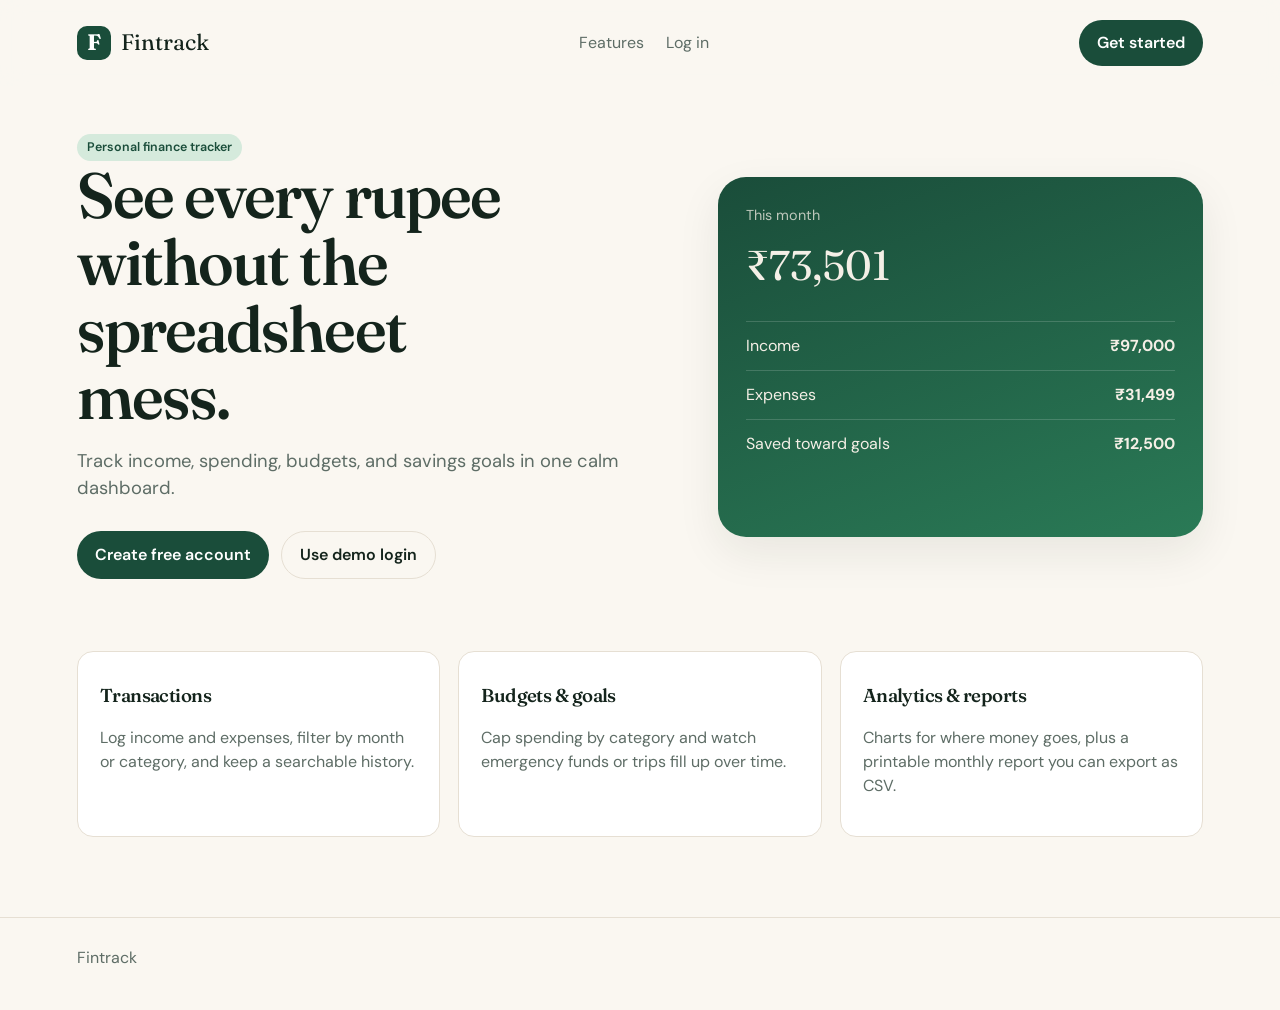
<file: frontend/index.html>
<!DOCTYPE html>
<html lang="en">
<head>
  <meta charset="UTF-8" />
  <meta name="viewport" content="width=device-width, initial-scale=1.0" />
  <title>Fintrack — Personal finance, clearly</title>
  <link rel="preconnect" href="https://fonts.googleapis.com" />
  <link rel="preconnect" href="https://fonts.gstatic.com" crossorigin />
  <link href="https://fonts.googleapis.com/css2?family=DM+Sans:wght@400;600;700&family=Fraunces:opsz,wght@9..144,560;9..144,700&display=swap" rel="stylesheet" />
  <link rel="stylesheet" href="css/style.css" />
  <link rel="stylesheet" href="css/responsive.css" />
</head>
<body>
  <header class="site-header">
    <a class="brand" href="index.html"><span class="brand-mark">F</span> Fintrack</a>
    <nav class="nav-links">
      <a href="#features">Features</a>
      <a href="login.html">Log in</a>
    </nav>
    <a class="btn btn-primary" href="register.html">Get started</a>
  </header>

  <section class="hero">
    <div>
      <span class="chip">Personal finance tracker</span>
      <h1>See every rupee without the spreadsheet mess.</h1>
      <p class="lead">Track income, spending, budgets, and savings goals in one calm dashboard.</p>
      <div class="hero-actions">
        <a class="btn btn-primary" href="register.html">Create free account</a>
        <a class="btn btn-ghost" href="login.html">Use demo login</a>
      </div>
    </div>
    <aside class="hero-card">
      <div class="label">This month</div>
      <div class="balance">₹73,501</div>
      <div class="mini-row"><span>Income</span><strong>₹97,000</strong></div>
      <div class="mini-row"><span>Expenses</span><strong>₹31,499</strong></div>
      <div class="mini-row"><span>Saved toward goals</span><strong>₹12,500</strong></div>
    </aside>
  </section>

  <section class="features" id="features">
    <article class="feature">
      <h3>Transactions</h3>
      <p class="muted">Log income and expenses, filter by month or category, and keep a searchable history.</p>
    </article>
    <article class="feature">
      <h3>Budgets & goals</h3>
      <p class="muted">Cap spending by category and watch emergency funds or trips fill up over time.</p>
    </article>
    <article class="feature">
      <h3>Analytics & reports</h3>
      <p class="muted">Charts for where money goes, plus a printable monthly report you can export as CSV.</p>
    </article>
  </section>

  <footer class="site-footer">Fintrack</footer>
</body>
</html>
</file>
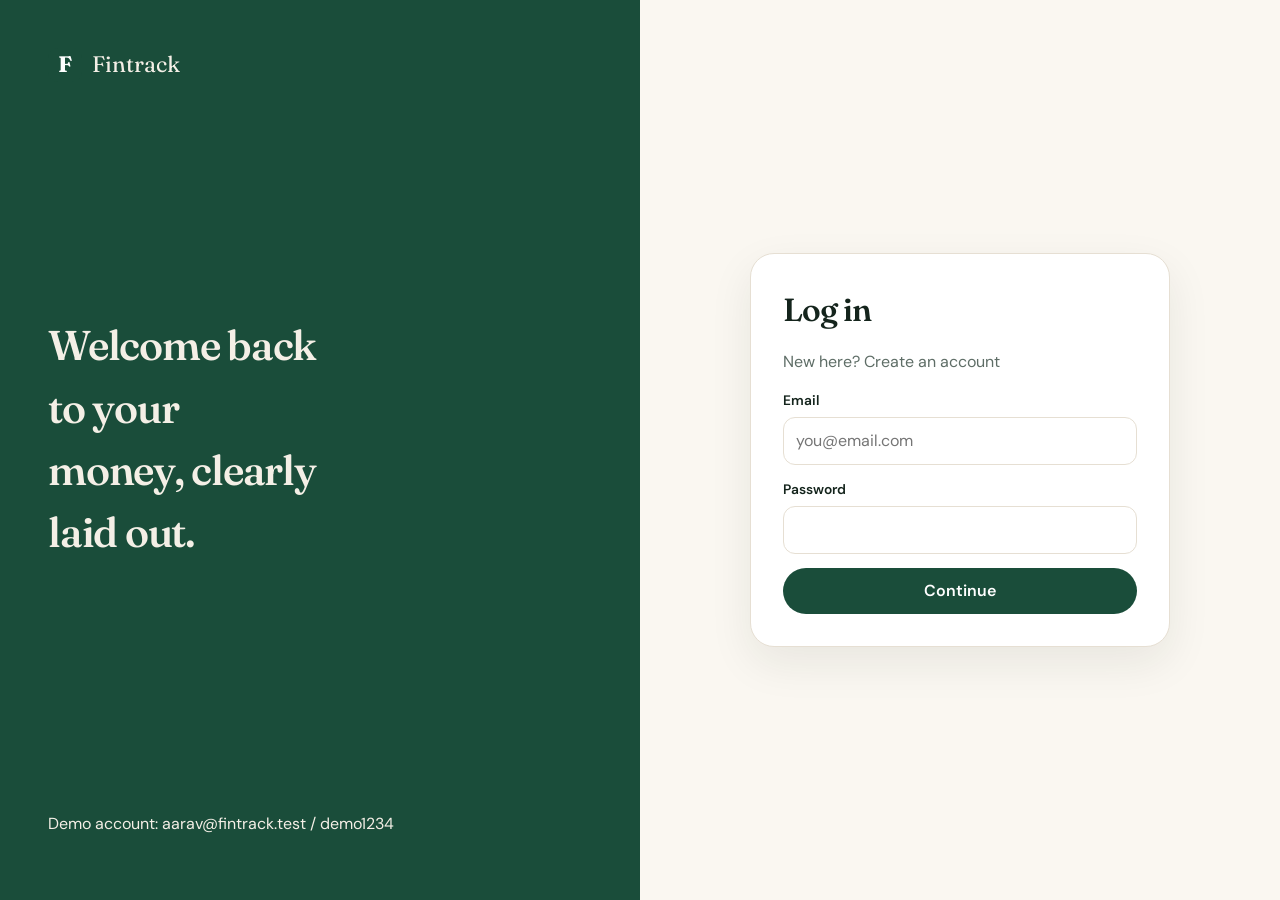
<file: frontend/budget.html>
<!DOCTYPE html>
<html lang="en">
<head>
  <meta charset="UTF-8" />
  <meta name="viewport" content="width=device-width, initial-scale=1.0" />
  <title>Budget · Fintrack</title>
  <link rel="preconnect" href="https://fonts.googleapis.com" />
  <link rel="preconnect" href="https://fonts.gstatic.com" crossorigin />
  <link href="https://fonts.googleapis.com/css2?family=DM+Sans:wght@400;600;700&family=Fraunces:opsz,wght@9..144,560&display=swap" rel="stylesheet" />
  <link rel="stylesheet" href="css/style.css" />
  <link rel="stylesheet" href="css/dashboard.css" />
  <link rel="stylesheet" href="css/responsive.css" />
</head>
<body>
  <button class="menu-toggle" id="menuToggle">Menu</button>
  <div class="app-shell">
    <aside class="sidebar">
      <a class="brand" href="dashboard.html"><span class="brand-mark">F</span> Fintrack</a>
      <nav>
        <a href="dashboard.html">Dashboard</a>
        <a href="transactions.html">Transactions</a>
        <a href="budget.html">Budget</a>
        <a href="goals.html">Goals</a>
        <a href="analytics.html">Analytics</a>
        <a href="reports.html">Reports</a>
      </nav>
      <div class="sidebar-foot">
        <strong id="userName">Account</strong>
        <button class="btn btn-ghost btn-sm" id="logoutBtn" style="margin-top:8px;color:#fff;border-color:rgba(255,255,255,.2)">Log out</button>
      </div>
    </aside>
    <main class="app-main">
      <div class="page-head">
        <div>
          <p class="muted">Limits</p>
          <h1>Monthly budget</h1>
        </div>
        <input type="month" id="budgetMonth" />
      </div>
      <section class="grid-2">
        <div class="panel">
          <h2>Category caps</h2>
          <div id="budgetList"></div>
        </div>
        <form class="panel" id="budgetForm">
          <h2>Set or update a budget</h2>
          <div class="form-group">
            <label for="budgetCategory">Category</label>
            <select id="budgetCategory"></select>
          </div>
          <div class="form-group">
            <label for="budgetLimit">Limit (INR)</label>
            <input id="budgetLimit" type="number" min="1" required />
          </div>
          <button class="btn btn-primary" type="submit">Save budget</button>
        </form>
      </section>
    </main>
  </div>
  <script src="js/api.js"></script>
  <script src="js/auth.js"></script>
  <script src="js/budget.js"></script>
</body>
</html>
</file>
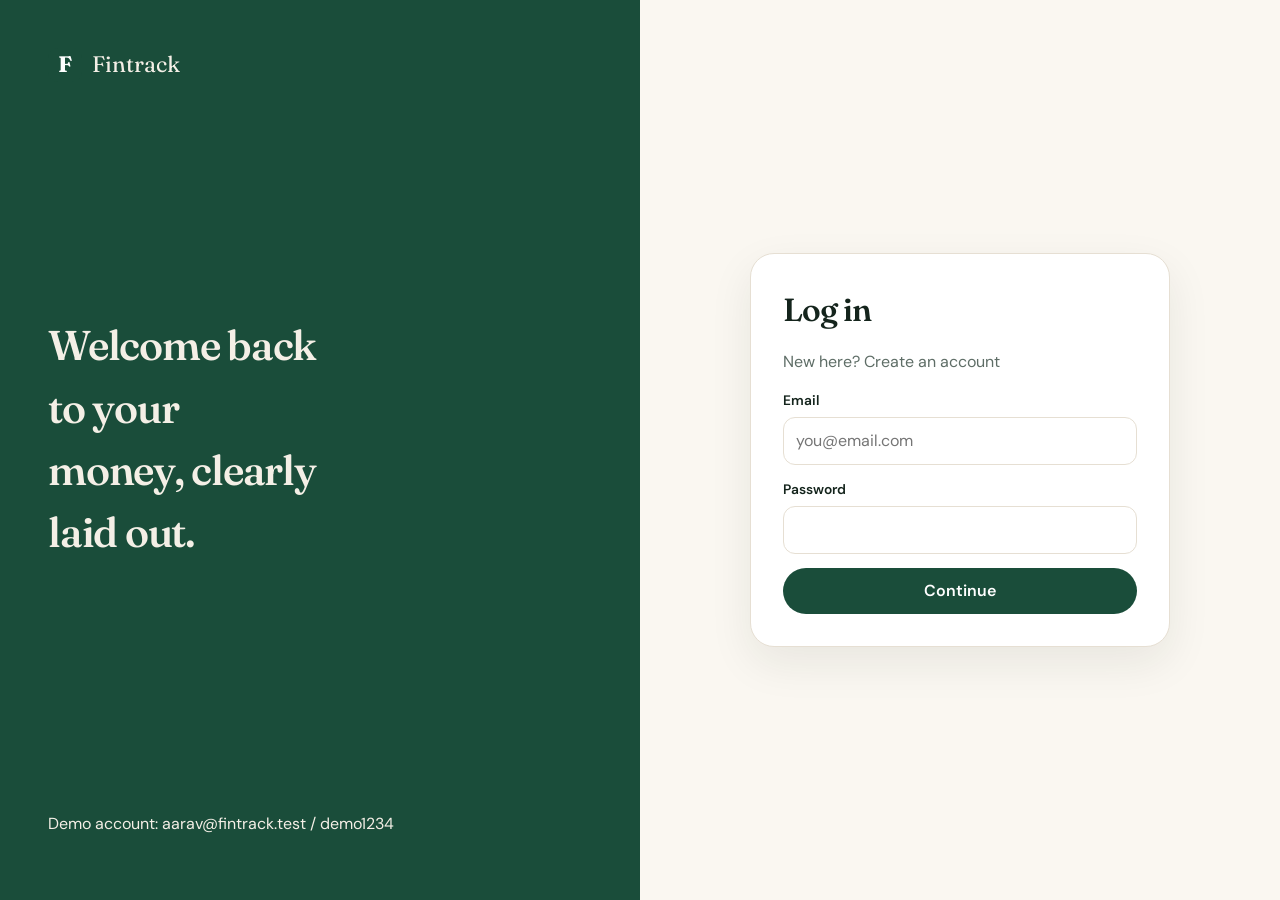
<file: frontend/dashboard.html>
<!DOCTYPE html>
<html lang="en">
<head>
  <meta charset="UTF-8" />
  <meta name="viewport" content="width=device-width, initial-scale=1.0" />
  <title>Dashboard · Fintrack</title>
  <link rel="preconnect" href="https://fonts.googleapis.com" />
  <link rel="preconnect" href="https://fonts.gstatic.com" crossorigin />
  <link href="https://fonts.googleapis.com/css2?family=DM+Sans:wght@400;600;700&family=Fraunces:opsz,wght@9..144,560&display=swap" rel="stylesheet" />
  <link rel="stylesheet" href="css/style.css" />
  <link rel="stylesheet" href="css/dashboard.css" />
  <link rel="stylesheet" href="css/responsive.css" />
</head>
<body>
  <button class="menu-toggle" id="menuToggle">Menu</button>
  <div class="app-shell">
    <aside class="sidebar">
      <a class="brand" href="dashboard.html"><span class="brand-mark">F</span> Fintrack</a>
      <nav>
        <a href="dashboard.html">Dashboard</a>
        <a href="transactions.html">Transactions</a>
        <a href="budget.html">Budget</a>
        <a href="goals.html">Goals</a>
        <a href="analytics.html">Analytics</a>
        <a href="reports.html">Reports</a>
      </nav>
      <div class="sidebar-foot">
        <strong id="userName">Account</strong>
        <button class="btn btn-ghost btn-sm" id="logoutBtn" style="margin-top:8px;color:#fff;border-color:rgba(255,255,255,.2)">Log out</button>
      </div>
    </aside>
    <main class="app-main">
      <div class="page-head">
        <div>
          <p class="muted">Overview</p>
          <h1>Dashboard</h1>
        </div>
        <a class="btn btn-primary" href="transactions.html">Add transaction</a>
      </div>
      <section class="stat-grid">
        <article class="stat-card"><div class="label">Income this month</div><div class="value" id="statIncome">—</div></article>
        <article class="stat-card"><div class="label">Expenses this month</div><div class="value" id="statExpense">—</div></article>
        <article class="stat-card"><div class="label">Net balance</div><div class="value" id="statBalance">—</div></article>
        <article class="stat-card"><div class="label">Savings rate</div><div class="value" id="statSave">—</div></article>
      </section>
      <section class="grid-2">
        <div class="panel">
          <h2>Recent transactions</h2>
          <div class="table-wrap">
            <table class="data">
              <thead><tr><th>Date</th><th>Note</th><th>Category</th><th>Amount</th></tr></thead>
              <tbody id="recentTx"></tbody>
            </table>
          </div>
        </div>
        <div>
          <div class="panel" style="margin-bottom:16px">
            <h2>Budgets</h2>
            <div id="budgetPreview"></div>
          </div>
          <div class="panel">
            <h2>Goals</h2>
            <div id="goalPreview"></div>
          </div>
        </div>
      </section>
    </main>
  </div>
  <script src="js/api.js"></script>
  <script src="js/auth.js"></script>
  <script src="js/dashboard.js"></script>
</body>
</html>
</file>
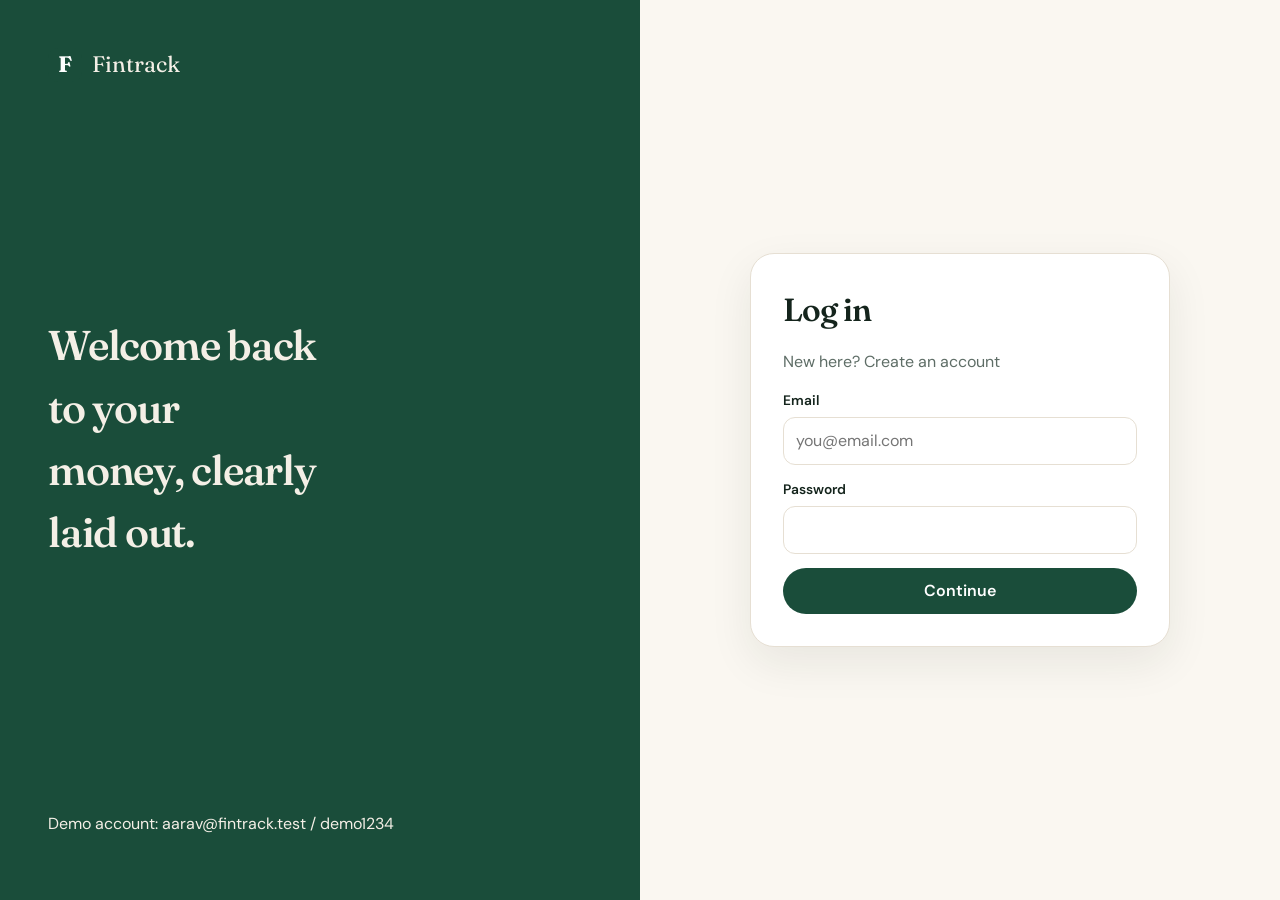
<file: frontend/goals.html>
<!DOCTYPE html>
<html lang="en">
<head>
  <meta charset="UTF-8" />
  <meta name="viewport" content="width=device-width, initial-scale=1.0" />
  <title>Goals · Fintrack</title>
  <link rel="preconnect" href="https://fonts.googleapis.com" />
  <link rel="preconnect" href="https://fonts.gstatic.com" crossorigin />
  <link href="https://fonts.googleapis.com/css2?family=DM+Sans:wght@400;600;700&family=Fraunces:opsz,wght@9..144,560&display=swap" rel="stylesheet" />
  <link rel="stylesheet" href="css/style.css" />
  <link rel="stylesheet" href="css/dashboard.css" />
  <link rel="stylesheet" href="css/responsive.css" />
</head>
<body>
  <button class="menu-toggle" id="menuToggle">Menu</button>
  <div class="app-shell">
    <aside class="sidebar">
      <a class="brand" href="dashboard.html"><span class="brand-mark">F</span> Fintrack</a>
      <nav>
        <a href="dashboard.html">Dashboard</a>
        <a href="transactions.html">Transactions</a>
        <a href="budget.html">Budget</a>
        <a href="goals.html">Goals</a>
        <a href="analytics.html">Analytics</a>
        <a href="reports.html">Reports</a>
      </nav>
      <div class="sidebar-foot">
        <strong id="userName">Account</strong>
        <button class="btn btn-ghost btn-sm" id="logoutBtn" style="margin-top:8px;color:#fff;border-color:rgba(255,255,255,.2)">Log out</button>
      </div>
    </aside>
    <main class="app-main">
      <div class="page-head">
        <div>
          <p class="muted">Save toward something</p>
          <h1>Goals</h1>
        </div>
      </div>
      <section class="grid-2">
        <form class="panel" id="goalForm">
          <h2>New goal</h2>
          <div class="form-group">
            <label for="goalName">Name</label>
            <input id="goalName" required placeholder="Emergency fund" />
          </div>
          <div class="form-group">
            <label for="goalTarget">Target (INR)</label>
            <input id="goalTarget" type="number" min="1" required />
          </div>
          <div class="form-row">
            <div class="form-group">
              <label for="goalSaved">Already saved</label>
              <input id="goalSaved" type="number" min="0" value="0" />
            </div>
            <div class="form-group">
              <label for="goalDeadline">Deadline</label>
              <input id="goalDeadline" type="date" />
            </div>
          </div>
          <button class="btn btn-primary" type="submit">Create goal</button>
        </form>
        <div class="panel">
          <h2>Your goals</h2>
          <div id="goalList"></div>
        </div>
      </section>
    </main>
  </div>
  <script src="js/api.js"></script>
  <script src="js/auth.js"></script>
  <script src="js/goals.js"></script>
</body>
</html>
</file>
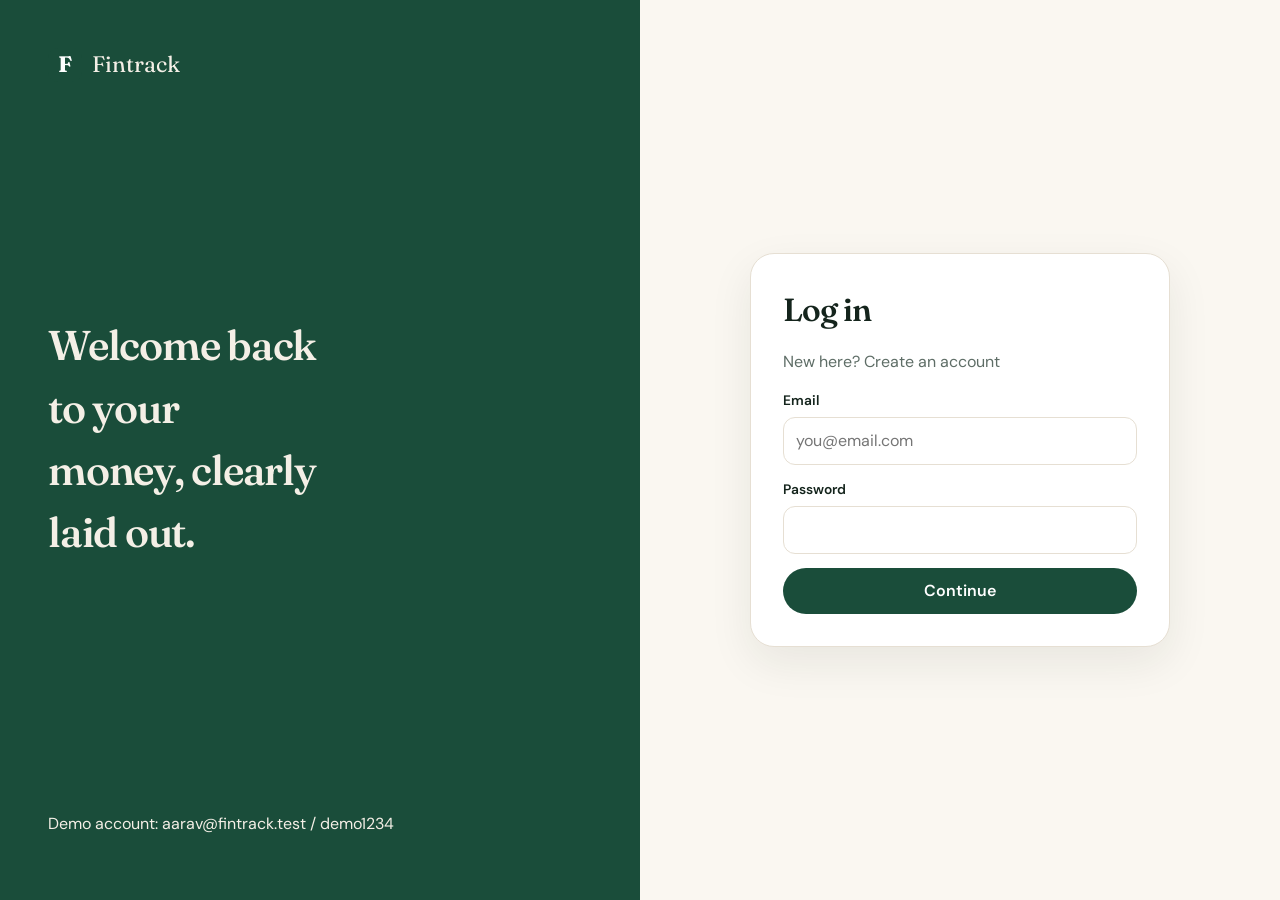
<file: frontend/login.html>
<!DOCTYPE html>
<html lang="en">
<head>
  <meta charset="UTF-8" />
  <meta name="viewport" content="width=device-width, initial-scale=1.0" />
  <title>Log in · Fintrack</title>
  <link rel="preconnect" href="https://fonts.googleapis.com" />
  <link rel="preconnect" href="https://fonts.gstatic.com" crossorigin />
  <link href="https://fonts.googleapis.com/css2?family=DM+Sans:wght@400;600;700&family=Fraunces:opsz,wght@9..144,560&display=swap" rel="stylesheet" />
  <link rel="stylesheet" href="css/style.css" />
  <link rel="stylesheet" href="css/responsive.css" />
</head>
<body>
  <div class="auth-page">
    <aside class="auth-aside">
      <a class="brand" href="index.html"><span class="brand-mark">F</span> Fintrack</a>
      <h2>Welcome back to your money, clearly laid out.</h2>
      <p>Demo account:  aarav@fintrack.test  /  demo1234</p>
    </aside>
    <div class="auth-panel">
      <form class="auth-card" id="loginForm">
        <h1>Log in</h1>
        <p class="muted">New here? <a href="register.html">Create an account</a></p>
        <div class="alert alert-error" id="authAlert"></div>
        <div class="form-group">
          <label for="email">Email</label>
          <input id="email" type="email" required placeholder="you@email.com" />
        </div>
        <div class="form-group">
          <label for="password">Password</label>
          <input id="password" type="password" required />
        </div>
        <button class="btn btn-primary btn-block" type="submit">Continue</button>
      </form>
    </div>
  </div>
  <script src="js/api.js"></script>
  <script src="js/auth.js"></script>
</body>
</html>
</file>
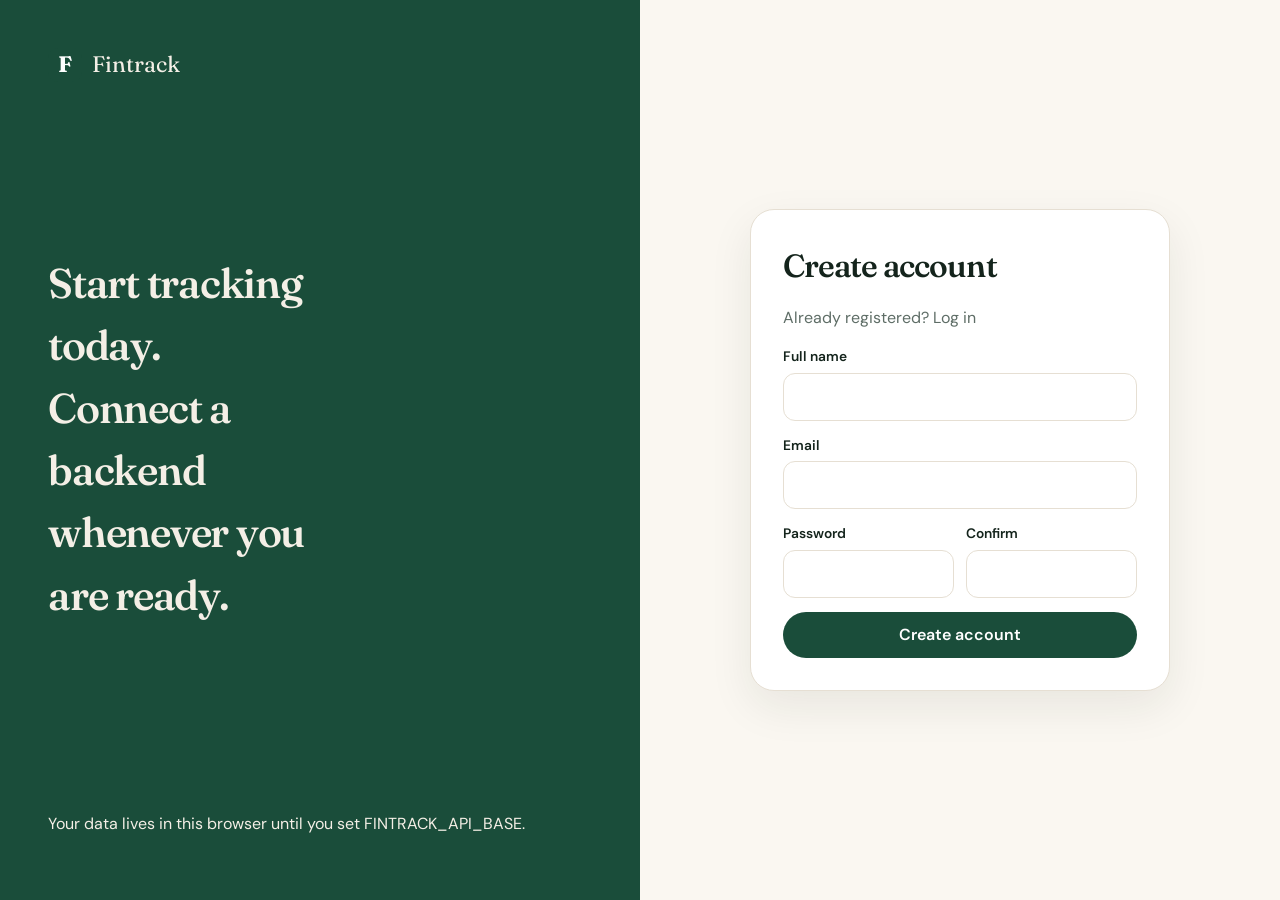
<file: frontend/register.html>
<!DOCTYPE html>
<html lang="en">
<head>
  <meta charset="UTF-8" />
  <meta name="viewport" content="width=device-width, initial-scale=1.0" />
  <title>Register · Fintrack</title>
  <link rel="preconnect" href="https://fonts.googleapis.com" />
  <link rel="preconnect" href="https://fonts.gstatic.com" crossorigin />
  <link href="https://fonts.googleapis.com/css2?family=DM+Sans:wght@400;600;700&family=Fraunces:opsz,wght@9..144,560&display=swap" rel="stylesheet" />
  <link rel="stylesheet" href="css/style.css" />
  <link rel="stylesheet" href="css/responsive.css" />
</head>
<body>
  <div class="auth-page">
    <aside class="auth-aside">
      <a class="brand" href="index.html"><span class="brand-mark">F</span> Fintrack</a>
      <h2>Start tracking today. Connect a backend whenever you are ready.</h2>
      <p>Your data lives in this browser until you set FINTRACK_API_BASE.</p>
    </aside>
    <div class="auth-panel">
      <form class="auth-card" id="registerForm">
        <h1>Create account</h1>
        <p class="muted">Already registered? <a href="login.html">Log in</a></p>
        <div class="alert alert-error" id="authAlert"></div>
        <div class="form-group">
          <label for="name">Full name</label>
          <input id="name" required />
        </div>
        <div class="form-group">
          <label for="email">Email</label>
          <input id="email" type="email" required />
        </div>
        <div class="form-row">
          <div class="form-group">
            <label for="password">Password</label>
            <input id="password" type="password" required />
          </div>
          <div class="form-group">
            <label for="confirm">Confirm</label>
            <input id="confirm" type="password" required />
          </div>
        </div>
        <button class="btn btn-primary btn-block" type="submit">Create account</button>
      </form>
    </div>
  </div>
  <script src="js/api.js"></script>
  <script src="js/auth.js"></script>
</body>
</html>
</file>
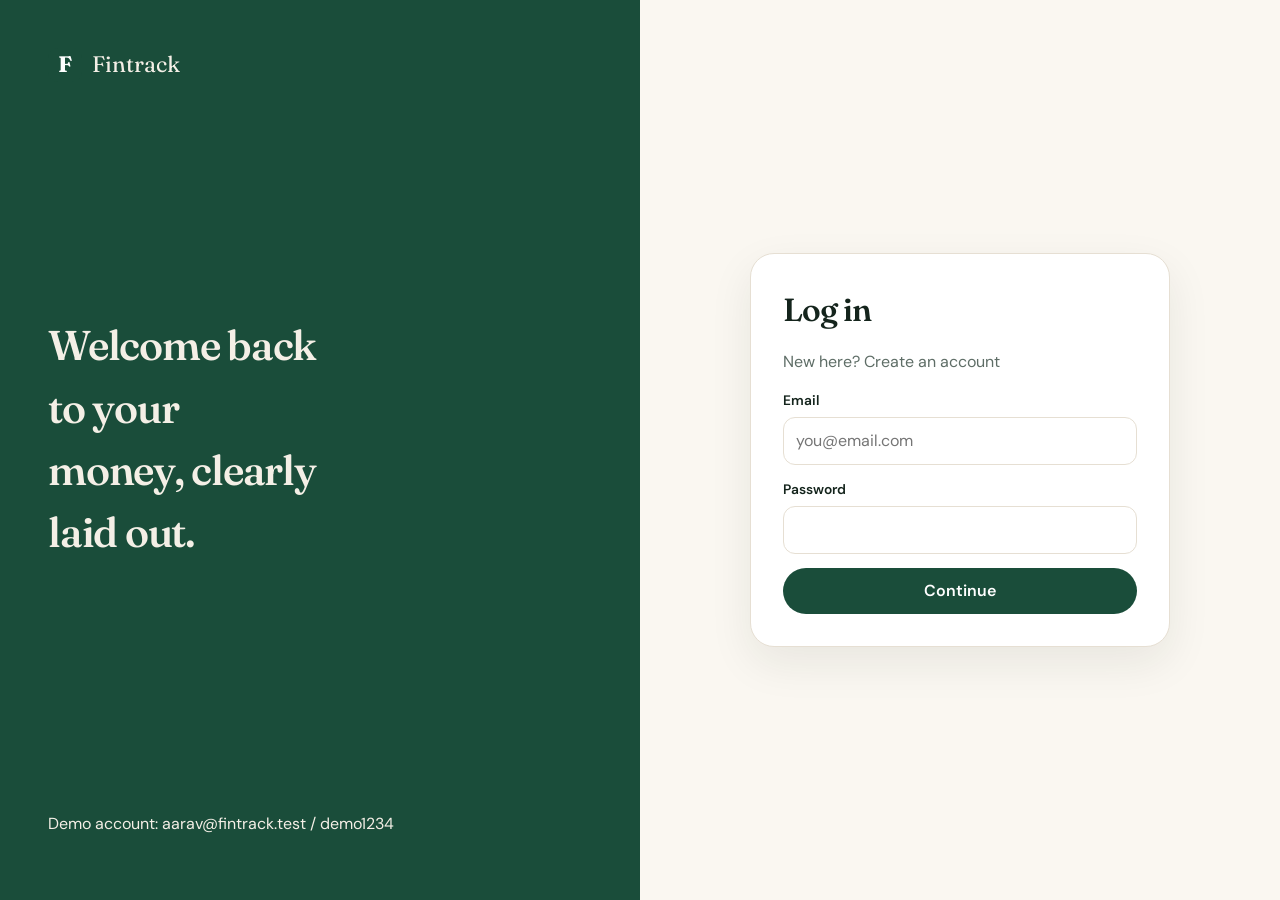
<file: frontend/reports.html>
<!DOCTYPE html>
<html lang="en">
<head>
  <meta charset="UTF-8" />
  <meta name="viewport" content="width=device-width, initial-scale=1.0" />
  <title>Reports · Fintrack</title>
  <link rel="preconnect" href="https://fonts.googleapis.com" />
  <link rel="preconnect" href="https://fonts.gstatic.com" crossorigin />
  <link href="https://fonts.googleapis.com/css2?family=DM+Sans:wght@400;600;700&family=Fraunces:opsz,wght@9..144,560&display=swap" rel="stylesheet" />
  <link rel="stylesheet" href="css/style.css" />
  <link rel="stylesheet" href="css/dashboard.css" />
  <link rel="stylesheet" href="css/responsive.css" />
</head>
<body>
  <button class="menu-toggle" id="menuToggle">Menu</button>
  <div class="app-shell">
    <aside class="sidebar">
      <a class="brand" href="dashboard.html"><span class="brand-mark">F</span> Fintrack</a>
      <nav>
        <a href="dashboard.html">Dashboard</a>
        <a href="transactions.html">Transactions</a>
        <a href="budget.html">Budget</a>
        <a href="goals.html">Goals</a>
        <a href="analytics.html">Analytics</a>
        <a href="reports.html">Reports</a>
      </nav>
      <div class="sidebar-foot">
        <strong id="userName">Account</strong>
        <button class="btn btn-ghost btn-sm" id="logoutBtn" style="margin-top:8px;color:#fff;border-color:rgba(255,255,255,.2)">Log out</button>
      </div>
    </aside>
    <main class="app-main">
      <div class="page-head">
        <div>
          <p class="muted">Export</p>
          <h1>Monthly report</h1>
        </div>
        <div class="toolbar" style="margin:0">
          <input type="month" id="reportMonth" />
          <button class="btn btn-ghost" id="printBtn" type="button">Print</button>
          <button class="btn btn-primary" id="csvBtn" type="button">Download CSV</button>
        </div>
      </div>
      <section class="stat-grid">
        <article class="stat-card"><div class="label">Income</div><div class="value" id="rIncome">—</div></article>
        <article class="stat-card"><div class="label">Expenses</div><div class="value" id="rExpense">—</div></article>
        <article class="stat-card"><div class="label">Net</div><div class="value" id="rNet">—</div></article>
        <article class="stat-card"><div class="label">Transactions</div><div class="value" id="rCount">—</div></article>
      </section>
      <div class="panel">
        <h2 id="reportTitle">Transactions</h2>
        <div class="table-wrap">
          <table class="data">
            <thead><tr><th>Date</th><th>Note</th><th>Category</th><th>Type</th><th>Amount</th></tr></thead>
            <tbody id="reportTable"></tbody>
          </table>
        </div>
      </div>
    </main>
  </div>
  <script src="js/api.js"></script>
  <script src="js/auth.js"></script>
  <script>
    initAppShell("reports.html");
    const API = window.FintrackAPI;
    const monthInput = document.getElementById("reportMonth");
    monthInput.value = API.monthKey();
    let latest = null;

    function render() {
      Promise.resolve(API.report(monthInput.value)).then(function (data) {
        latest = data;
        document.getElementById("rIncome").textContent = API.money(data.income);
        document.getElementById("rExpense").textContent = API.money(data.expense);
        document.getElementById("rNet").textContent = API.money(data.net);
        document.getElementById("rCount").textContent = data.transactions.length;
        document.getElementById("reportTitle").textContent = "Transactions · " + data.month;
        document.getElementById("reportTable").innerHTML = data.transactions.map(function (t) {
          return "<tr><td>" + t.date + "</td><td>" + (t.note || "—") + "</td><td>" + t.category +
            "</td><td>" + t.type + "</td><td>" + API.money(t.amount) + "</td></tr>";
        }).join("") || "<tr><td colspan='5' class='empty'>No rows for this month.</td></tr>";
      });
    }

    monthInput.addEventListener("change", render);
    document.getElementById("printBtn").addEventListener("click", function () { window.print(); });
    document.getElementById("csvBtn").addEventListener("click", function () {
      if (!latest) return;
      const lines = ["date,note,category,type,amount"].concat(latest.transactions.map(function (t) {
        return [t.date, '"' + (t.note || "").replace(/"/g, '""') + '"', t.category, t.type, t.amount].join(",");
      }));
      const blob = new Blob([lines.join("\n")], { type: "text/csv" });
      const a = document.createElement("a");
      a.href = URL.createObjectURL(blob);
      a.download = "fintrack-" + latest.month + ".csv";
      a.click();
    });
    render();
  </script>
</body>
</html>
</file>
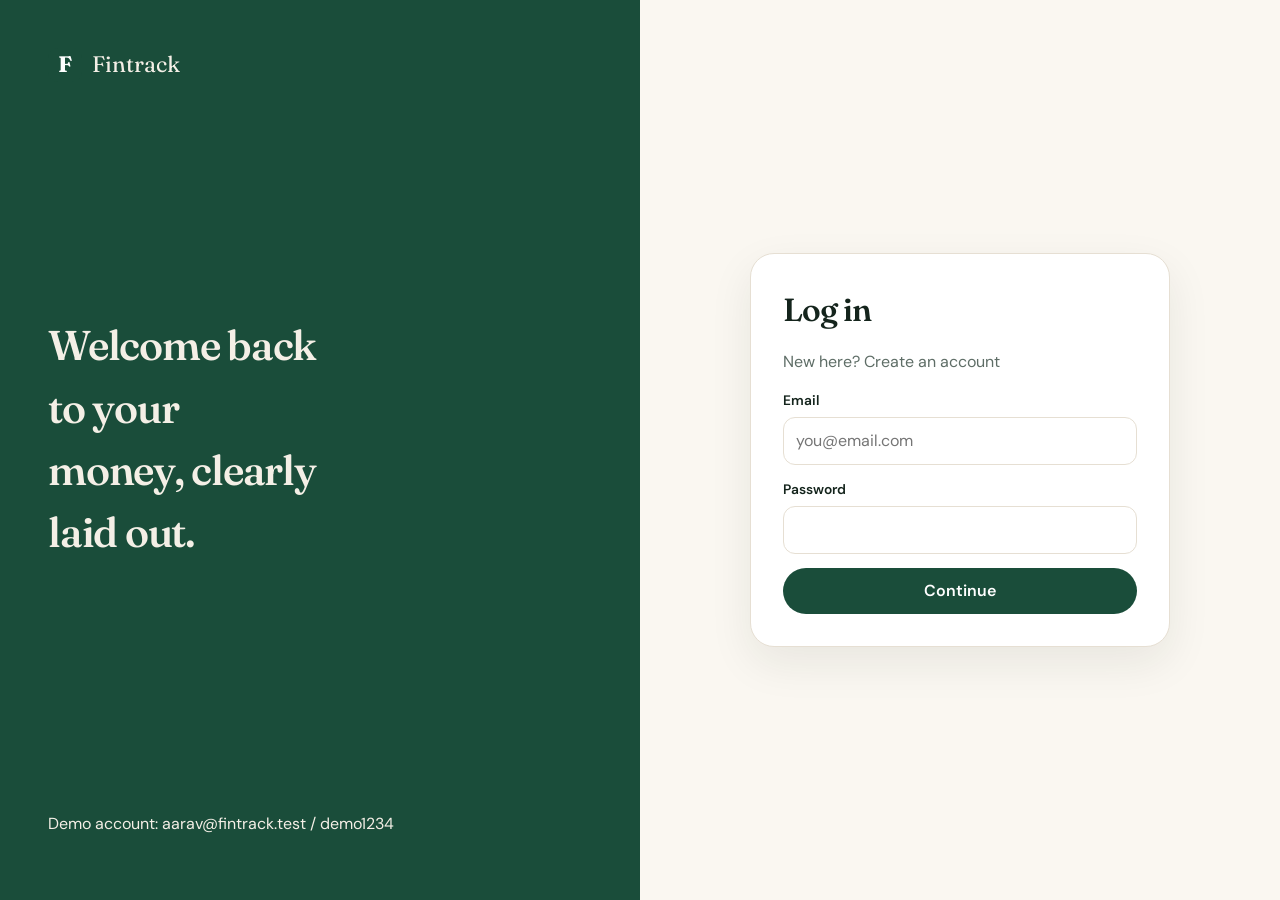
<file: frontend/transactions.html>
<!DOCTYPE html>
<html lang="en">
<head>
  <meta charset="UTF-8" />
  <meta name="viewport" content="width=device-width, initial-scale=1.0" />
  <title>Transactions · Fintrack</title>
  <link rel="preconnect" href="https://fonts.googleapis.com" />
  <link rel="preconnect" href="https://fonts.gstatic.com" crossorigin />
  <link href="https://fonts.googleapis.com/css2?family=DM+Sans:wght@400;600;700&family=Fraunces:opsz,wght@9..144,560&display=swap" rel="stylesheet" />
  <link rel="stylesheet" href="css/style.css" />
  <link rel="stylesheet" href="css/dashboard.css" />
  <link rel="stylesheet" href="css/responsive.css" />
</head>
<body>
  <button class="menu-toggle" id="menuToggle">Menu</button>
  <div class="app-shell">
    <aside class="sidebar">
      <a class="brand" href="dashboard.html"><span class="brand-mark">F</span> Fintrack</a>
      <nav>
        <a href="dashboard.html">Dashboard</a>
        <a href="transactions.html">Transactions</a>
        <a href="budget.html">Budget</a>
        <a href="goals.html">Goals</a>
        <a href="analytics.html">Analytics</a>
        <a href="reports.html">Reports</a>
      </nav>
      <div class="sidebar-foot">
        <strong id="userName">Account</strong>
        <button class="btn btn-ghost btn-sm" id="logoutBtn" style="margin-top:8px;color:#fff;border-color:rgba(255,255,255,.2)">Log out</button>
      </div>
    </aside>
    <main class="app-main">
      <div class="page-head">
        <div>
          <p class="muted">Cash flow</p>
          <h1>Transactions</h1>
        </div>
        <button class="btn btn-primary" id="addTx">Add transaction</button>
      </div>
      <div class="toolbar">
        <input class="search-input" id="search" placeholder="Search notes or category" style="max-width:240px" />
        <select id="filterType">
          <option value="">All types</option>
          <option value="income">Income</option>
          <option value="expense">Expense</option>
        </select>
        <select id="filterCategory" data-categories="filter"></select>
        <input type="month" id="filterMonth" />
      </div>
      <div class="panel">
        <div class="table-wrap">
          <table class="data">
            <thead>
              <tr><th>Date</th><th>Note</th><th>Category</th><th>Type</th><th>Amount</th><th></th></tr>
            </thead>
            <tbody id="txTable"></tbody>
          </table>
        </div>
      </div>
    </main>
  </div>
  <div class="modal-backdrop" id="txModal">
    <form class="modal" id="txForm">
      <h2 id="modalTitle">Add transaction</h2>
      <div class="form-row">
        <div class="form-group">
          <label for="txType">Type</label>
          <select id="txType"><option value="expense">Expense</option><option value="income">Income</option></select>
        </div>
        <div class="form-group">
          <label for="txAmount">Amount (INR)</label>
          <input id="txAmount" type="number" min="1" required />
        </div>
      </div>
      <div class="form-row">
        <div class="form-group">
          <label for="txCategory">Category</label>
          <select id="txCategory" data-categories="form"></select>
        </div>
        <div class="form-group">
          <label for="txDate">Date</label>
          <input id="txDate" type="date" required />
        </div>
      </div>
      <div class="form-group">
        <label for="txNote">Note</label>
        <input id="txNote" placeholder="e.g. Weekly groceries" />
      </div>
      <div class="modal-actions">
        <button type="button" class="btn btn-ghost" id="closeModal">Cancel</button>
        <button class="btn btn-primary" type="submit">Save</button>
      </div>
    </form>
  </div>
  <script src="js/api.js"></script>
  <script src="js/auth.js"></script>
  <script src="js/transactions.js"></script>
</body>
</html>
</file>
<file: frontend/css/style.css>
:root {
  --ink: #14241c;
  --pine: #1a4d3a;
  --leaf: #2a7a56;
  --mint: #d5eadc;
  --cream: #f3eee4;
  --paper: #faf7f1;
  --card: #ffffff;
  --muted: #5e6d66;
  --line: #e6dfd3;
  --danger: #b42318;
  --warning: #b54708;
  --income: #1a6b48;
  --expense: #b42318;
  --radius: 16px;
  --shadow: 0 16px 44px rgba(20, 36, 28, 0.08);
  --font: "DM Sans", system-ui, sans-serif;
  --display: "Fraunces", Georgia, serif;
}

*,
*::before,
*::after {
  box-sizing: border-box;
}

html,
body {
  margin: 0;
  padding: 0;
}

body {
  font-family: var(--font);
  color: var(--ink);
  background: var(--paper);
  line-height: 1.5;
}

a {
  color: inherit;
  text-decoration: none;
}

img {
  max-width: 100%;
}

button,
input,
select,
textarea {
  font: inherit;
}

button {
  cursor: pointer;
}

h1,
h2,
h3,
.display {
  font-family: var(--display);
  font-weight: 560;
  letter-spacing: -0.03em;
  margin: 0;
}

.muted {
  color: var(--muted);
}

.sr-only {
  position: absolute;
  width: 1px;
  height: 1px;
  padding: 0;
  margin: -1px;
  overflow: hidden;
  clip: rect(0, 0, 0, 0);
  border: 0;
}

/* Buttons */
.btn {
  display: inline-flex;
  align-items: center;
  justify-content: center;
  gap: 8px;
  border: 0;
  border-radius: 999px;
  padding: 11px 18px;
  font-weight: 600;
  transition: transform 0.15s ease, background 0.15s ease, box-shadow 0.15s ease;
}

.btn:hover {
  transform: translateY(-1px);
}

.btn-primary {
  background: var(--pine);
  color: #fff;
}

.btn-primary:hover {
  background: #143d2e;
}

.btn-ghost {
  background: transparent;
  color: var(--ink);
  border: 1px solid var(--line);
}

.btn-danger {
  background: #fde8e6;
  color: var(--danger);
}

.btn-sm {
  padding: 8px 12px;
  font-size: 0.9rem;
}

.btn-block {
  width: 100%;
}

/* Landing */
.site-header {
  display: flex;
  align-items: center;
  justify-content: space-between;
  padding: 20px 6vw;
  position: sticky;
  top: 0;
  z-index: 10;
  background: rgba(250, 247, 241, 0.86);
  backdrop-filter: blur(12px);
}

.brand {
  display: flex;
  align-items: center;
  gap: 10px;
  font-family: var(--display);
  font-size: 1.4rem;
}

.brand-mark {
  width: 34px;
  height: 34px;
  border-radius: 10px;
  background: var(--pine);
  color: #fff;
  display: grid;
  place-items: center;
  font-weight: 700;
}

.nav-links {
  display: flex;
  gap: 22px;
  color: var(--muted);
}

.hero {
  display: grid;
  grid-template-columns: 1.1fr 0.9fr;
  gap: 48px;
  padding: 48px 6vw 72px;
  align-items: center;
}

.hero h1 {
  font-size: clamp(2.4rem, 5vw, 4.4rem);
  line-height: 1.05;
  max-width: 12ch;
}

.hero p.lead {
  font-size: 1.15rem;
  max-width: 42ch;
  color: var(--muted);
}

.hero-actions {
  display: flex;
  gap: 12px;
  margin-top: 28px;
}

.hero-card {
  background: linear-gradient(160deg, #1a4d3a, #2a7a56);
  color: #f4efe6;
  border-radius: 28px;
  padding: 28px;
  min-height: 360px;
  box-shadow: var(--shadow);
}

.hero-card .label {
  opacity: 0.75;
  font-size: 0.9rem;
}

.hero-card .balance {
  font-family: var(--display);
  font-size: 2.6rem;
  margin: 8px 0 24px;
}

.mini-row {
  display: flex;
  justify-content: space-between;
  padding: 12px 0;
  border-top: 1px solid rgba(255, 255, 255, 0.16);
}

.features {
  display: grid;
  grid-template-columns: repeat(3, 1fr);
  gap: 18px;
  padding: 0 6vw 80px;
}

.feature {
  background: var(--card);
  border: 1px solid var(--line);
  border-radius: var(--radius);
  padding: 22px;
}

.feature h3 {
  margin: 8px 0;
}

.site-footer {
  padding: 28px 6vw 40px;
  color: var(--muted);
  border-top: 1px solid var(--line);
}

/* Auth */
.auth-page {
  min-height: 100vh;
  display: grid;
  grid-template-columns: 1fr 1fr;
}

.auth-aside {
  background: var(--pine);
  color: #f4efe6;
  padding: 48px;
  display: flex;
  flex-direction: column;
  justify-content: space-between;
}

.auth-aside h2 {
  font-size: 2.6rem;
  max-width: 10ch;
}

.auth-panel {
  display: grid;
  place-items: center;
  padding: 40px 24px;
}

.auth-card {
  width: min(420px, 100%);
  background: var(--card);
  border: 1px solid var(--line);
  border-radius: 24px;
  padding: 32px;
  box-shadow: var(--shadow);
}

.form-group {
  margin-bottom: 14px;
}

.form-group label {
  display: block;
  font-size: 0.86rem;
  font-weight: 600;
  margin-bottom: 6px;
}

.form-group input,
.form-group select,
.form-group textarea,
.search-input {
  width: 100%;
  border: 1px solid var(--line);
  background: #fff;
  border-radius: 12px;
  padding: 11px 12px;
  outline: none;
}

.form-group input:focus,
.form-group select:focus,
.form-group textarea:focus,
.search-input:focus {
  border-color: var(--leaf);
  box-shadow: 0 0 0 3px rgba(42, 122, 86, 0.15);
}

.form-row {
  display: grid;
  grid-template-columns: 1fr 1fr;
  gap: 12px;
}

.alert {
  border-radius: 12px;
  padding: 10px 12px;
  margin-bottom: 12px;
  display: none;
}

.alert.show {
  display: block;
}

.alert-error {
  background: #fde8e6;
  color: var(--danger);
}

.alert-ok {
  background: var(--mint);
  color: var(--pine);
}

/* Shared app bits used on public pages too */
.chip {
  display: inline-flex;
  align-items: center;
  border-radius: 999px;
  padding: 4px 10px;
  font-size: 0.78rem;
  font-weight: 600;
  background: var(--mint);
  color: var(--pine);
}

.chip-expense {
  background: #fde8e6;
  color: var(--danger);
}

.chip-income {
  background: #d9f2e4;
  color: var(--income);
}
</file>
<file: frontend/css/responsive.css>
@media (max-width: 1100px) {
  .hero,
  .auth-page,
  .grid-2,
  .stat-grid {
    grid-template-columns: 1fr;
  }

  .features {
    grid-template-columns: 1fr;
  }

  .stat-grid {
    grid-template-columns: 1fr 1fr;
  }
}

@media (max-width: 860px) {
  .app-shell {
    grid-template-columns: 1fr;
  }

  .sidebar {
    position: fixed;
    left: 0;
    top: 0;
    transform: translateX(-102%);
    z-index: 25;
    width: min(280px, 86vw);
    transition: transform 0.2s ease;
  }

  .sidebar.open {
    transform: none;
  }

  .menu-toggle {
    display: inline-flex;
  }

  .app-main {
    padding: 64px 16px 40px;
  }

  .nav-links {
    display: none;
  }

  .hero {
    padding: 28px 20px 48px;
  }

  .features,
  .site-header,
  .site-footer {
    padding-left: 20px;
    padding-right: 20px;
  }

  .form-row {
    grid-template-columns: 1fr;
  }

  .auth-aside {
    display: none;
  }

  .auth-page {
    grid-template-columns: 1fr;
  }
}

@media print {
  .sidebar,
  .menu-toggle,
  .toolbar,
  .btn {
    display: none !important;
  }

  .app-shell {
    grid-template-columns: 1fr;
  }
}
</file>
<file: frontend/css/dashboard.css>
.app-shell {
  min-height: 100vh;
  display: grid;
  grid-template-columns: 250px 1fr;
}

.sidebar {
  background: #12211a;
  color: #efe9de;
  padding: 22px 16px;
  display: flex;
  flex-direction: column;
  position: sticky;
  top: 0;
  height: 100vh;
}

.sidebar .brand {
  color: #fff;
  padding: 8px 10px 22px;
}

.sidebar nav {
  display: flex;
  flex-direction: column;
  gap: 4px;
  flex: 1;
}

.sidebar nav a {
  padding: 10px 12px;
  border-radius: 12px;
  color: #c9d4cd;
}

.sidebar nav a:hover,
.sidebar nav a.active {
  background: rgba(255, 255, 255, 0.08);
  color: #fff;
}

.sidebar-foot {
  padding: 12px;
  border-top: 1px solid rgba(255, 255, 255, 0.08);
}

.sidebar-foot strong {
  display: block;
}

.menu-toggle {
  display: none;
  position: fixed;
  top: 14px;
  left: 14px;
  z-index: 30;
  background: var(--pine);
  color: #fff;
  border: 0;
  border-radius: 10px;
  padding: 8px 10px;
}

.app-main {
  padding: 28px 32px 48px;
}

.page-head {
  display: flex;
  justify-content: space-between;
  align-items: flex-end;
  gap: 16px;
  margin-bottom: 22px;
}

.page-head h1 {
  font-size: 2rem;
}

.stat-grid {
  display: grid;
  grid-template-columns: repeat(4, 1fr);
  gap: 16px;
  margin-bottom: 22px;
}

.stat-card,
.panel {
  background: var(--card);
  border: 1px solid var(--line);
  border-radius: var(--radius);
  padding: 18px;
}

.stat-card .label {
  color: var(--muted);
  font-size: 0.88rem;
}

.stat-card .value {
  font-family: var(--display);
  font-size: 1.7rem;
  margin-top: 6px;
}

.grid-2 {
  display: grid;
  grid-template-columns: 1.3fr 0.7fr;
  gap: 16px;
}

.panel h2 {
  font-size: 1.2rem;
  margin-bottom: 14px;
}

.table-wrap {
  overflow-x: auto;
}

table.data {
  width: 100%;
  border-collapse: collapse;
}

table.data th,
table.data td {
  text-align: left;
  padding: 11px 8px;
  border-bottom: 1px solid var(--line);
  white-space: nowrap;
}

table.data th {
  font-size: 0.8rem;
  color: var(--muted);
  font-weight: 600;
}

.amount-in {
  color: var(--income);
  font-weight: 700;
}

.amount-out {
  color: var(--expense);
  font-weight: 700;
}

.toolbar {
  display: flex;
  flex-wrap: wrap;
  gap: 10px;
  margin-bottom: 16px;
}

.progress {
  height: 8px;
  background: var(--cream);
  border-radius: 999px;
  overflow: hidden;
}

.progress > span {
  display: block;
  height: 100%;
  background: var(--leaf);
}

.progress.over > span {
  background: var(--danger);
}

.goal-card,
.budget-card {
  border: 1px solid var(--line);
  border-radius: 14px;
  padding: 14px;
  margin-bottom: 12px;
}

.goal-card header,
.budget-card header {
  display: flex;
  justify-content: space-between;
  gap: 8px;
  margin-bottom: 8px;
}

.modal-backdrop {
  position: fixed;
  inset: 0;
  background: rgba(18, 33, 26, 0.45);
  display: none;
  place-items: center;
  z-index: 40;
  padding: 16px;
}

.modal-backdrop.show {
  display: grid;
}

.modal {
  width: min(520px, 100%);
  background: #fff;
  border-radius: 20px;
  padding: 22px;
}

.modal-actions {
  display: flex;
  justify-content: flex-end;
  gap: 8px;
  margin-top: 8px;
}

.chart-box {
  height: 280px;
  position: relative;
}

.empty {
  text-align: center;
  color: var(--muted);
  padding: 28px 8px;
}

.actions {
  display: flex;
  gap: 6px;
}
</file>
